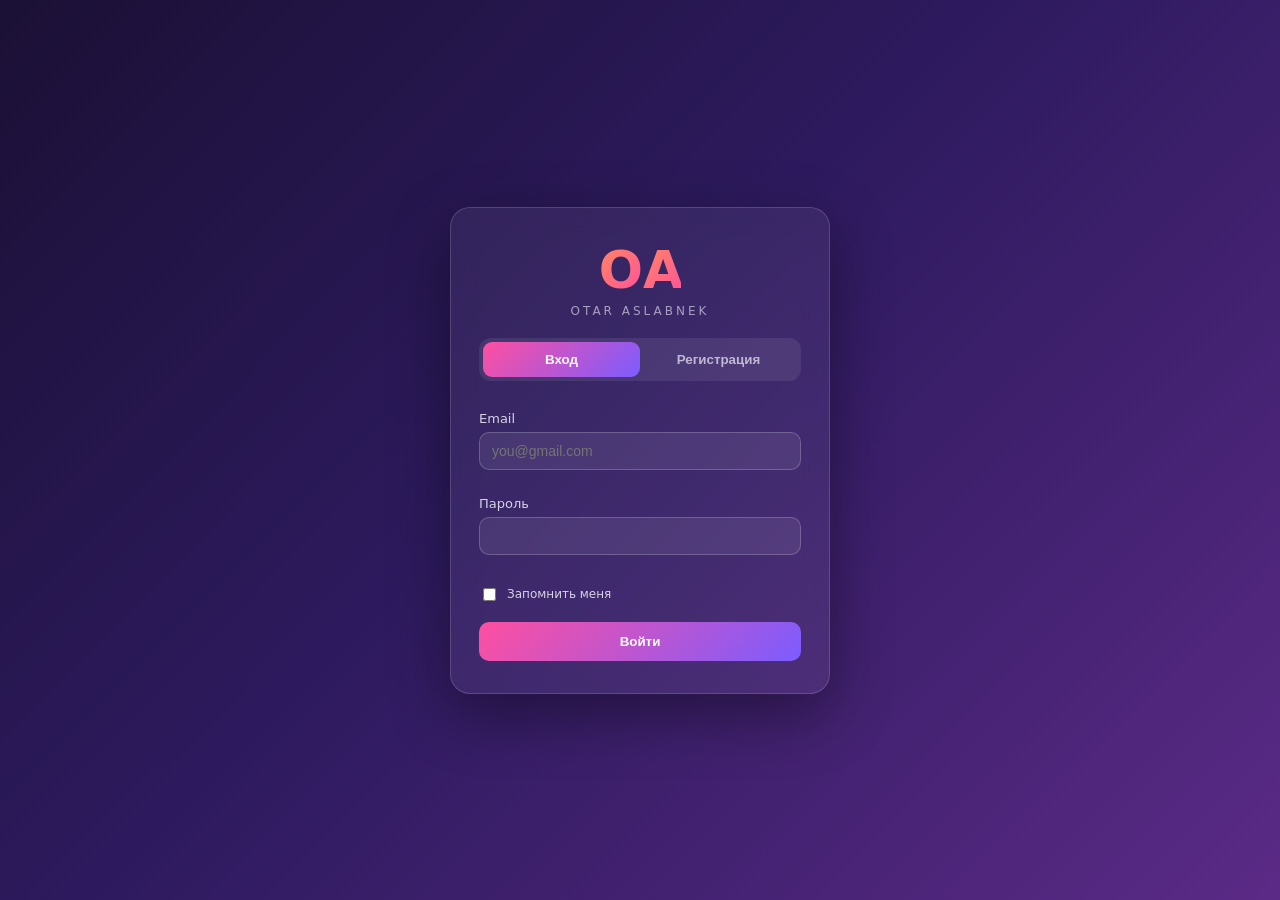
<file: index.html>
<!DOCTYPE html>
<html lang="ru">
<head>
<meta charset="UTF-8">
<meta name="viewport" content="width=device-width, initial-scale=1.0">
<title>OA — вход и регистрация</title>
<link rel="icon" href="favicon.ico" type="image/x-icon">
<link rel="icon" type="image/svg+xml" href="favicon.svg">
<link rel="stylesheet" href="css/style.css">
</head>
<body>

  <main class="card">
    <div class="logo" id="logo">
      <span class="letter letter-o">O</span>
      <span class="letter letter-a">A</span>
    </div>
    <p class="brand-sub">Otar Aslabnek</p>

    <div class="tabs">
      <button class="tab-btn active" data-tab="login">Вход</button>
      <button class="tab-btn" data-tab="register">Регистрация</button>
    </div>

    <div id="serverMsg" class="msg" data-msg=""></div>

    <form id="loginForm" class="tab-content active" action="/login" method="POST" novalidate>
      <label>Email
        <input type="email" name="email" id="loginEmail" placeholder="you@gmail.com" required>
      </label>
      <span class="error" id="loginEmailError"></span>

      <label>Пароль
        <input type="password" name="password" id="loginPassword" minlength="6" required>
      </label>
      <span class="error" id="loginPasswordError"></span>

      <label class="checkbox">
        <input type="checkbox" name="remember" value="1"> Запомнить меня
      </label>

      <button type="submit">Войти</button>
    </form>

    <form id="registerForm" class="tab-content" action="/register" method="POST" novalidate>
      <label>Имя
        <input type="text" name="name" id="regName" required minlength="2">
      </label>
      <span class="error" id="regNameError"></span>

      <label>Email
        <input type="email" name="email" id="regEmail" placeholder="you@gmail.com" required>
      </label>
      <span class="error" id="regEmailError"></span>

      <label>Пароль
        <input type="password" name="password" id="regPassword" minlength="8" required>
      </label>
      <span class="error" id="regPasswordError"></span>

      <label>Повторите пароль
        <input type="password" name="password2" id="regPassword2" minlength="8" required>
      </label>
      <span class="error" id="regPassword2Error"></span>

      <button type="submit">Зарегистрироваться</button>
    </form>

   
  </main>

<script src="js/validate.js"></script>
</body>
</html>
</file>
<file: css/style.css>
* { box-sizing: border-box; }

body {
  margin: 0;
  min-height: 100vh;
  display: flex;
  align-items: center;
  justify-content: center;
  font-family: 'Segoe UI', system-ui, sans-serif;
  background: linear-gradient(135deg, #1b1035, #2d1a5e 45%, #5b2a86);
  padding: 24px;
}

.card {
  width: 100%;
  max-width: 380px;
  background: rgba(255,255,255,0.06);
  backdrop-filter: blur(14px);
  border: 1px solid rgba(255,255,255,0.15);
  border-radius: 20px;
  padding: 32px 28px;
  box-shadow: 0 20px 60px rgba(0,0,0,0.4);
  color: #f2f0fb;
  text-align: center;
}

.dashboard-page {
  position: relative;
  overflow: hidden;
}

.dashboard-home {
  display: flex;
  align-items: center;
  justify-content: center;
  width: 100%;
  min-height: 100vh;
}

.dashboard-home .logo {
  margin: 0;
  font-size: clamp(72px, 18vw, 150px);
}

.account-menu {
  position: fixed;
  top: 14px;
  right: 20px;
  z-index: 2;
  display: flex;
  align-items: center;
  justify-content: center;
  padding: 0;
  border: none;
  background: transparent;
  box-shadow: none;
}

.account-user-block {
  display: flex;
  flex-direction: column;
  align-items: center;
  gap: 4px;
  padding: 10px 12px 9px;
  border: 1px solid rgba(255,255,255,0.18);
  border-radius: 18px;
  background: rgba(25, 14, 50, 0.74);
  backdrop-filter: blur(12px);
  box-shadow: 0 10px 30px rgba(0,0,0,0.24);
}

.account-icon {
  position: relative;
  width: 30px;
  height: 30px;
  overflow: hidden;
  border: 1px solid rgba(255,255,255,0.35);
  border-radius: 50%;
  background: rgba(255,255,255,0.12);
}

.account-icon::before {
  content: "";
  position: absolute;
  top: 5px;
  left: 10px;
  width: 8px;
  height: 8px;
  border-radius: 50%;
  background: #fff;
}

.account-icon span {
  position: absolute;
  bottom: -2px;
  left: 6px;
  width: 16px;
  height: 13px;
  border-radius: 10px 10px 0 0;
  background: #fff;
}

.account-name {
  max-width: 120px;
  overflow: hidden;
  color: rgba(242,240,251,0.9);
  font-size: 13px;
  font-weight: 600;
  letter-spacing: 0.01em;
  text-overflow: ellipsis;
  white-space: nowrap;
  line-height: 1.15;
  font-family: 'Segoe UI', Tahoma, sans-serif;
}

.account-menu form {
  margin: 0;
}

.logout-button {
  margin: 0;
  padding: 7px 13px;
  border: none;
  border-radius: 10px;
  background: linear-gradient(135deg, #ff8a5c, #ff4fa0, #7c5cff);
  color: #fff;
  font-size: 12px;
  font-weight: 700;
  letter-spacing: 0.02em;
  line-height: 1.2;
  cursor: pointer;
  box-shadow: 0 8px 20px rgba(255, 79, 160, 0.22);
  transition: transform 0.2s ease, box-shadow 0.2s ease, filter 0.2s ease;
  transform: translateY(-1px);
  font-family: 'Segoe UI', Tahoma, sans-serif;
}

.logout-button:hover {
  transform: translateY(-1px);
  filter: brightness(1.08);
  box-shadow: 0 12px 24px rgba(255, 79, 160, 0.34);
}

.logout-button:focus-visible {
  outline: 2px solid rgba(255,255,255,0.8);
  outline-offset: 2px;
}

/* ===== Анимированный логотип из инициалов O + A ===== */
.logo {
  display: flex;
  justify-content: center;
  align-items: center;
  gap: 2px;
  font-size: 52px;
  font-weight: 800;
  letter-spacing: -2px;
  margin-bottom: 4px;
  user-select: none;
}

.letter {
  display: inline-block;
  background: linear-gradient(135deg, #ff8a5c, #ff4fa0, #7c5cff);
  background-size: 200% 200%;
  -webkit-background-clip: text;
  background-clip: text;
  color: transparent;
  animation: gradientShift 4s ease infinite, floatLetter 3s ease-in-out infinite;
}

.letter-o { animation-delay: 0s, 0s; }
.letter-a { animation-delay: 0.3s, 0.4s; }

@keyframes gradientShift {
  0%   { background-position: 0% 50%; }
  50%  { background-position: 100% 50%; }
  100% { background-position: 0% 50%; }
}

@keyframes floatLetter {
  0%, 100% { transform: translateY(0) rotate(0deg); }
  50%      { transform: translateY(-6px) rotate(-3deg); }
}

.brand-sub {
  margin: 0 0 20px;
  font-size: 12px;
  letter-spacing: 3px;
  text-transform: uppercase;
  color: rgba(242,240,251,0.6);
}

/* ===== Табы ===== */
.tabs {
  display: flex;
  background: rgba(255,255,255,0.08);
  border-radius: 12px;
  padding: 4px;
  margin-bottom: 20px;
}

.tab-btn {
  flex: 1;
  padding: 10px;
  border: none;
  background: transparent;
  color: rgba(242,240,251,0.7);
  font-weight: 600;
  border-radius: 9px;
  cursor: pointer;
  transition: all .2s ease;
}

.tab-btn.active {
  background: linear-gradient(135deg, #ff4fa0, #7c5cff);
  color: #fff;
}

/* ===== Формы ===== */
.tab-content { display: none; flex-direction: column; text-align: left; }
.tab-content.active { display: flex; }

label {
  font-size: 13px;
  margin-top: 10px;
  color: rgba(242,240,251,0.85);
  display: flex;
  flex-direction: column;
  gap: 6px;
}

input[type="text"],
input[type="email"],
input[type="password"] {
  padding: 10px 12px;
  border-radius: 10px;
  border: 1px solid rgba(255,255,255,0.2);
  background: rgba(255,255,255,0.08);
  color: #fff;
  font-size: 14px;
  outline: none;
  transition: border-color .2s;
}

input:focus { border-color: #ff4fa0; }

.checkbox {
  flex-direction: row;
  align-items: center;
  gap: 8px;
  margin-top: 14px;
  font-size: 12px;
}
.checkbox input { width: auto; }

.error {
  color: #ff9d9d;
  font-size: 11px;
  min-height: 14px;
  margin-top: 2px;
}

.tab-content button[type="submit"] {
  margin-top: 18px;
  padding: 12px;
  border: none;
  border-radius: 10px;
  background: linear-gradient(135deg, #ff4fa0, #7c5cff);
  color: #fff;
  font-weight: 700;
  cursor: pointer;
  transition: transform .15s ease, box-shadow .15s ease;
}
.tab-content button[type="submit"]:hover {
  transform: translateY(-1px);
  box-shadow: 0 10px 20px rgba(124,92,255,0.35);
}

.msg {
  font-size: 13px;
  border-radius: 8px;
  padding: 8px 10px;
  margin-bottom: 8px;
  display: none;
}
.msg.show { display: block; }
.msg.error-msg { background: rgba(255,80,80,0.15); color: #ffb3b3; }
.msg.success-msg { background: rgba(80,255,150,0.15); color: #b3ffcf; }

.hint {
  margin-top: 20px;
  font-size: 11px;
  color: rgba(242,240,251,0.5);
}
.hint a { color: #ffb3e0; }
</file>
